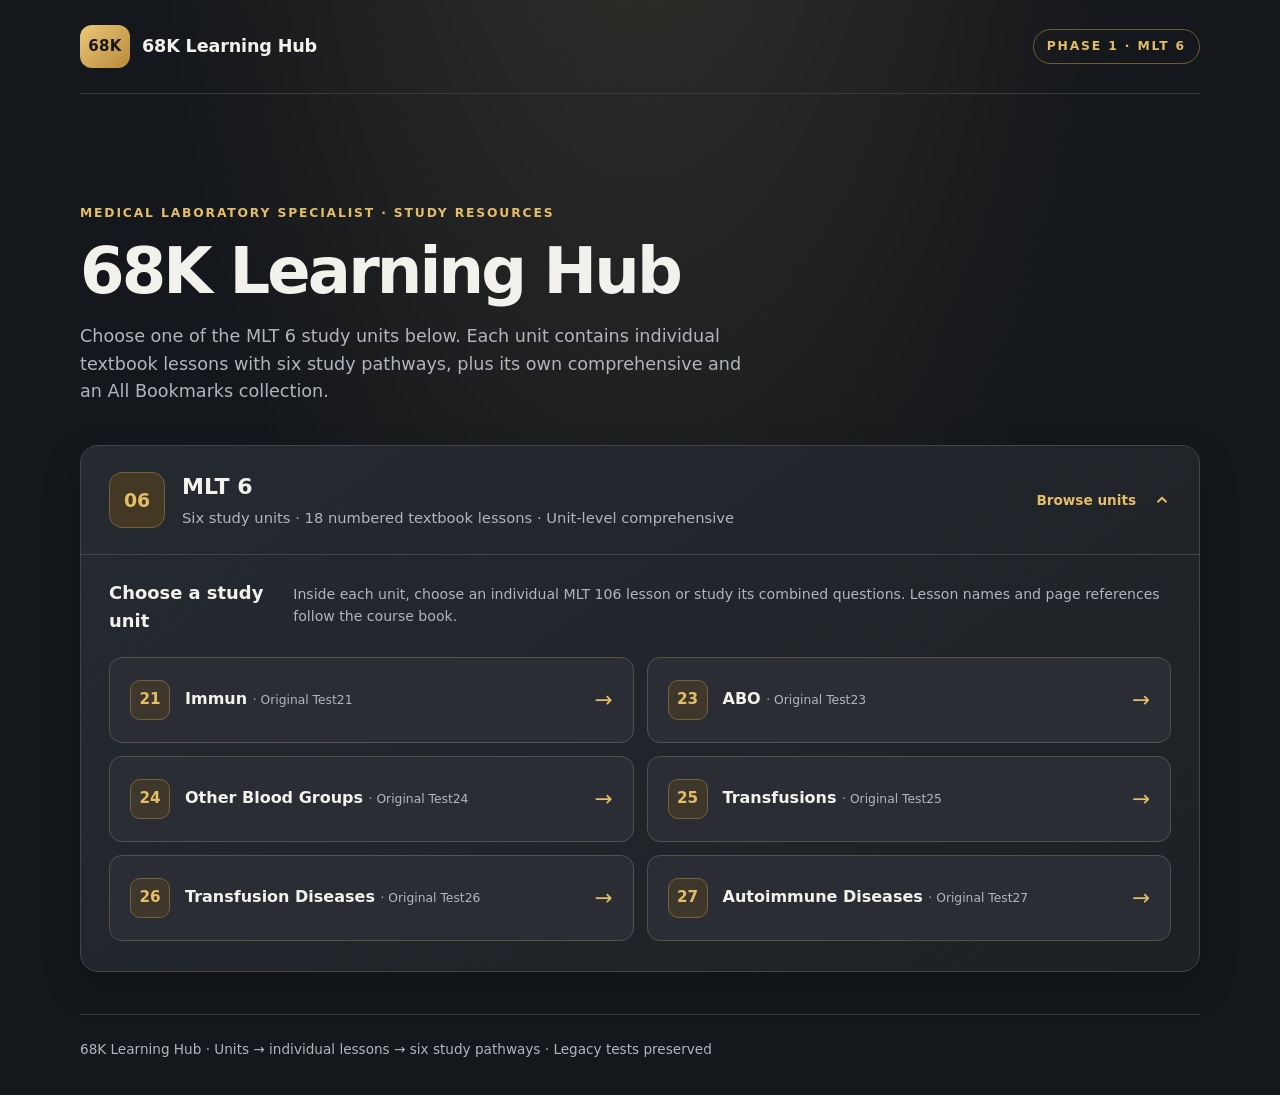
<file: index.html>
<!DOCTYPE html>
<html lang="en">
<head>
  <meta charset="UTF-8">
  <meta name="viewport" content="width=device-width, initial-scale=1.0">
  <meta name="theme-color" content="#14171b">
  <meta name="description" content="68K Learning Hub: MLT 6 quizzes and study options.">
  <title>68K Learning Hub | MLT 6</title>
  <link rel="stylesheet" href="hub.css?v=units-v10">
</head>
<body>
  <a class="skip-link" href="#content">Skip to content</a>
  <header class="site-header wrap">
    <a href="index.html" class="brand-lockup" aria-label="68K Learning Hub home">
      <span class="brand-mark" aria-hidden="true">68K</span>
      <span class="brand-name">68K Learning Hub</span>
    </a>
    <span class="phase-tag">Phase 1 · MLT 6</span>
  </header>
  <main id="content" class="wrap">
    <section class="intro" aria-labelledby="page-title">
      <p class="eyebrow">Medical Laboratory Specialist · Study Resources</p>
      <h1 id="page-title">68K Learning Hub</h1>
      <p class="lead">Choose one of the MLT 6 study units below. Each unit contains individual textbook lessons with six study pathways, plus its own comprehensive and an All Bookmarks collection.</p>
    </section>
    <section class="module-section" aria-label="MLT units">
      <details id="mlt6" class="module-card" open>
        <summary class="module-summary">
          <span class="module-icon" aria-hidden="true">06</span>
          <span class="module-summary-copy">
            <span class="module-name">MLT 6</span>
            <span class="module-desc">Six study units · 18 numbered textbook lessons · Unit-level comprehensive</span>
          </span>
          <span class="summary-action">Browse units</span>
          <svg class="chevron" viewBox="0 0 24 24" fill="none" stroke-width="2.5" aria-hidden="true">
            <path d="m6 9 6 6 6-6" />
          </svg>
        </summary>
        <div class="module-content">
          <div class="section-heading">
            <h2>Choose a study unit</h2>
            <p>Inside each unit, choose an individual MLT 106 lesson or study its combined questions. Lesson names and page references follow the course book.</p>
          </div>
          <nav class="test-grid" aria-label="MLT 6 study units">
            <a class="test-link" href="mlt6/study.html?unit=21">
              <span class="test-number" aria-hidden="true">21</span>
              <span class="test-name">Immun <small class="muted">· Original Test21</small></span>
              <span class="arrow" aria-hidden="true">→</span>
            </a>
            <a class="test-link" href="mlt6/study.html?unit=23">
              <span class="test-number" aria-hidden="true">23</span>
              <span class="test-name">ABO <small class="muted">· Original Test23</small></span>
              <span class="arrow" aria-hidden="true">→</span>
            </a>
            <a class="test-link" href="mlt6/study.html?unit=24">
              <span class="test-number" aria-hidden="true">24</span>
              <span class="test-name">Other Blood Groups <small class="muted">· Original Test24</small></span>
              <span class="arrow" aria-hidden="true">→</span>
            </a>
            <a class="test-link" href="mlt6/study.html?unit=25">
              <span class="test-number" aria-hidden="true">25</span>
              <span class="test-name">Transfusions <small class="muted">· Original Test25</small></span>
              <span class="arrow" aria-hidden="true">→</span>
            </a>
            <a class="test-link" href="mlt6/study.html?unit=26">
              <span class="test-number" aria-hidden="true">26</span>
              <span class="test-name">Transfusion Diseases <small class="muted">· Original Test26</small></span>
              <span class="arrow" aria-hidden="true">→</span>
            </a>
            <a class="test-link" href="mlt6/study.html?unit=27">
              <span class="test-number" aria-hidden="true">27</span>
              <span class="test-name">Autoimmune Diseases <small class="muted">· Original Test27</small></span>
              <span class="arrow" aria-hidden="true">→</span>
            </a>
          </nav>
        </div>
      </details>
    </section>
  </main>
  <footer class="site-footer wrap">68K Learning Hub · Units → individual lessons → six study pathways · Legacy tests preserved</footer>
</body>
</html>
</file>
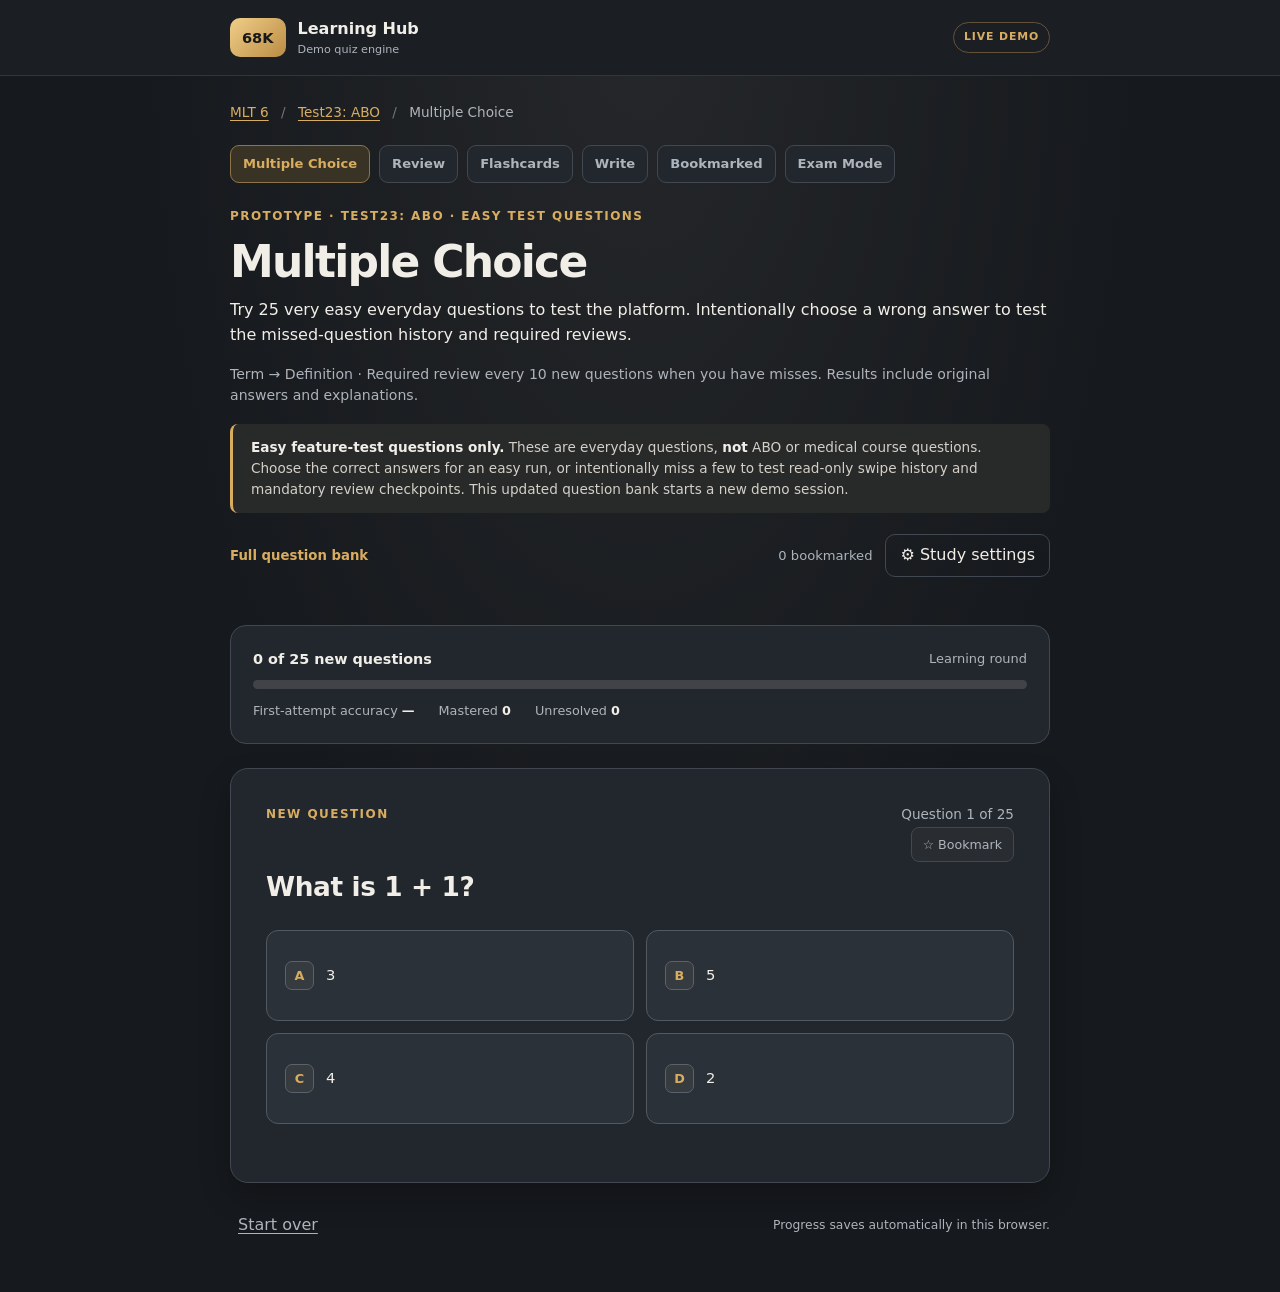
<file: mlt6/demo/index.html>
<!doctype html>
<html lang="en">
<head>
  <meta charset="utf-8">
  <meta name="viewport" content="width=device-width, initial-scale=1">
  <meta name="theme-color" content="#16191d">
  <title>MLT 6 | Easy Multiple Choice Feature Demo</title>
  <link rel="stylesheet" href="styles.css?v=progressive-v11">
</head>
<body>
  <header class="site-header">
    <div class="shell header-inner">
      <div class="brand"><a href="../../index.html" class="logo" aria-label="68K Learning Hub home">68K</a><span>Learning Hub <small>Demo quiz engine</small></span></div>
      <span class="demo-pill">LIVE DEMO</span>
    </div>
  </header>
  <main class="shell">
    <nav class="crumb" aria-label="Breadcrumb"><a href="../../index.html#mlt6">MLT 6</a> <span aria-hidden="true">/</span> <a href="../study.html?test=23">Test23: ABO</a> <span aria-hidden="true">/</span> Multiple Choice</nav>
    <nav class="quiz-path-links" aria-label="Switch study pathways">
      <span aria-current="page">Multiple Choice</span>
      <a href="modes.html?mode=review&v=progressive-v11">Review</a>
      <a href="modes.html?mode=flashcards&v=progressive-v11">Flashcards</a>
      <a href="modes.html?mode=write&v=progressive-v11">Write</a>
      <a href="modes.html?mode=bookmarked&v=progressive-v11">Bookmarked</a>
      <a href="exam.html?v=progressive-v11">Exam Mode</a>
    </nav>
    <section class="intro">
      <p class="eyebrow">Prototype · Test23: ABO · Easy test questions</p>
      <h1>Multiple Choice</h1>
      <p>Try 25 very easy everyday questions to test the platform. Intentionally choose a wrong answer to test the missed-question history and required reviews.</p>
      <p id="checkpoint-note" class="checkpoint-note">Required review every 10 new questions when you have misses.</p>
    </section>
    <aside class="notice" role="note"><strong>Easy feature-test questions only.</strong> These are everyday questions, <strong>not</strong> ABO or medical course questions. Choose the correct answers for an easy run, or intentionally miss a few to test read-only swipe history and mandatory review checkpoints. This updated question bank starts a new demo session.</aside>
    <div class="study-toolbar" aria-label="Study controls">
      <span class="session-mode" id="active-mode">Full question bank</span>
      <span class="bookmark-count" id="bookmark-count">0 bookmarked</span>
      <button type="button" id="settings" class="secondary settings-button">⚙ Study settings</button>
      <button type="button" id="return-full" class="secondary settings-button" hidden>← Return to full quiz</button>
    </div>
    <p id="settings-message" class="settings-notice" role="status" aria-live="polite"></p>
    <section class="scoreboard" aria-label="Quiz progress">
      <div class="progress-label"><strong id="progress-text">0 of 25 new questions</strong><span id="phase-status">Learning round</span></div>
      <div id="progress-track" class="progress-track" role="progressbar" aria-label="New questions completed" aria-valuemin="0" aria-valuemax="100" aria-valuenow="0"><div class="progress-fill" id="progress-fill"></div></div>
      <div class="metrics"><span>First-attempt accuracy <strong id="accuracy">—</strong></span><span>Mastered <strong id="mastered">0</strong></span><span>Unresolved <strong id="unresolved">0</strong></span></div>
    </section>
    <div id="app" aria-live="polite"></div>
    <div class="bottom-actions"><button type="button" id="restart" class="text-button">Start over</button><span id="storage-note" class="quiet">Progress saves automatically in this browser.</span></div>
  </main>
  <script src="../tests.js?v=progressive-v11"></script>
  <script src="../banks/approved-banks.js?v=lesson-release-v1"></script>
  <script src="../banks/bookmarks.js?v=progressive-v11"></script>
  <script src="banks/test23-demo.js?v=progressive-v11"></script>
  <script src="../banks/scope-loader.js?v=lesson-release-v1"></script>
  <script src="context-ui.js?v=lesson-release-v1"></script>
  <script src="quiz-core.js?v=lesson-release-v1"></script>
  <script src="quiz-ui.js?v=lesson-release-v1"></script>
</body>
</html>
</file>
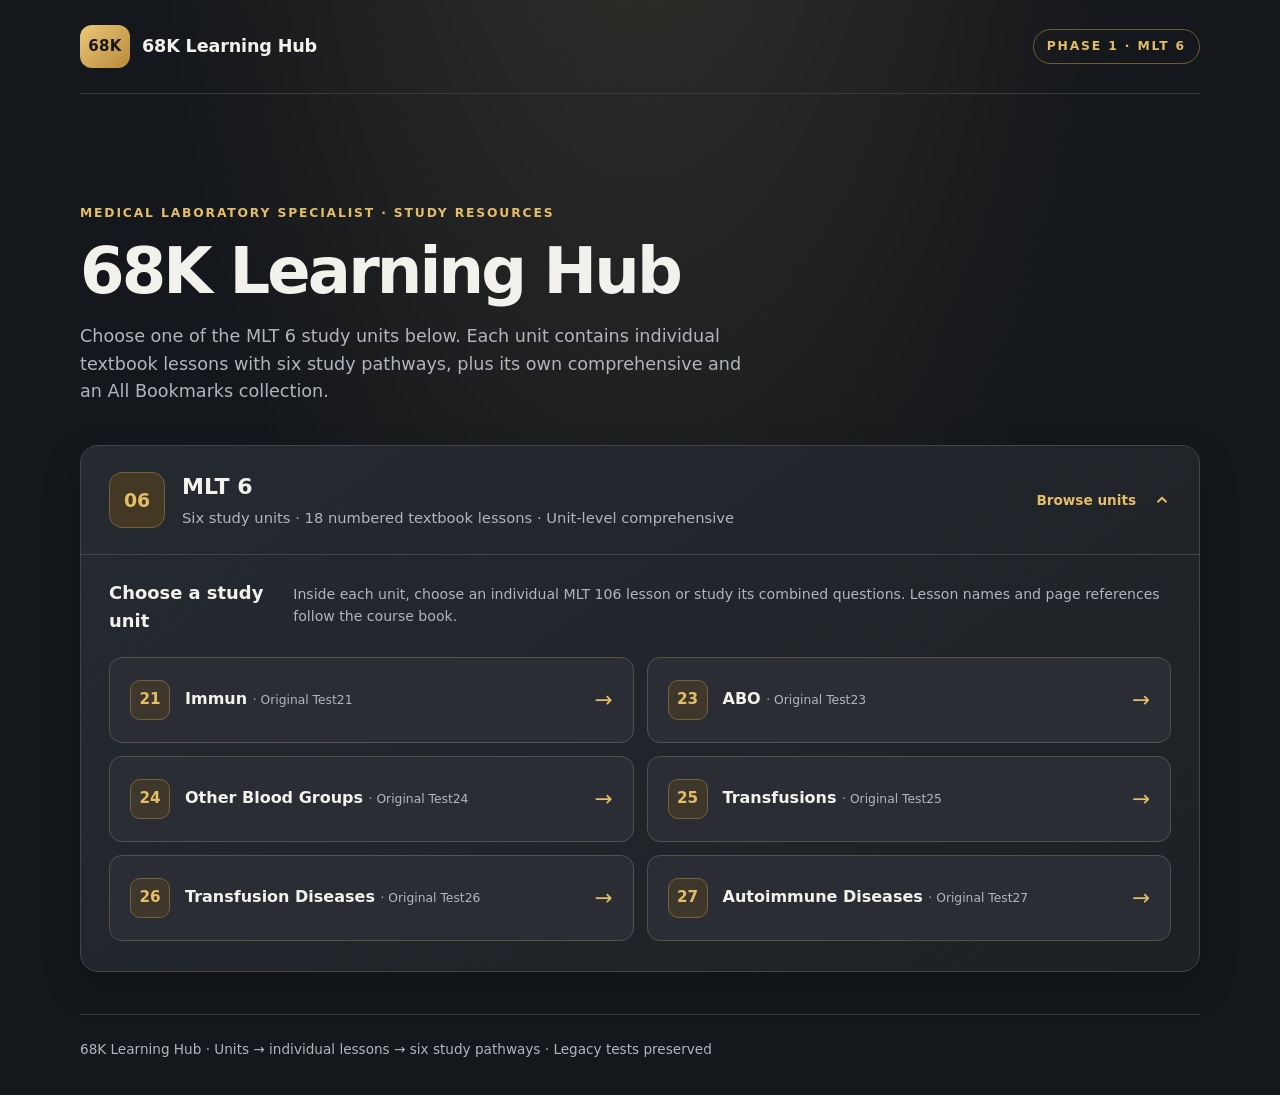
<file: navigation.html>
<!DOCTYPE html>
<html lang="en">
<head>
  <meta charset="UTF-8">
  <meta name="viewport" content="width=device-width, initial-scale=1.0">
  <title>68K Learning Hub — Redirect</title>
  <meta http-equiv="refresh" content="0; url=index.html">
  <script>window.location.replace("index.html");</script>
</head>
<body>
  <p>Continue to <a href="index.html">68K Learning Hub</a>.</p>
</body>
</html>
</file>
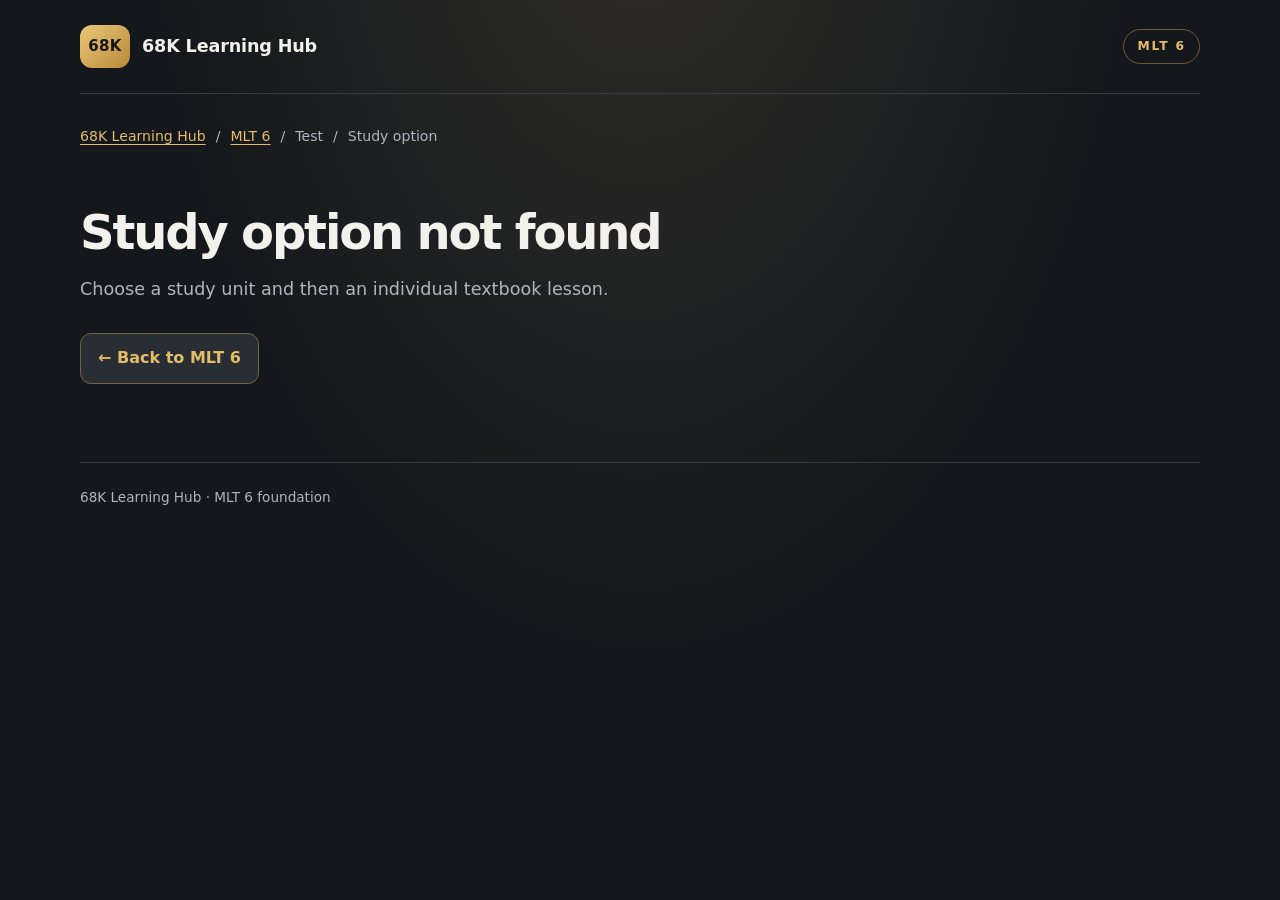
<file: mlt6/coming-soon.html>
<!DOCTYPE html>
<html lang="en">
<head>
  <meta charset="UTF-8">
  <meta name="viewport" content="width=device-width, initial-scale=1.0">
  <meta name="theme-color" content="#14171b">
  <title>Coming Soon | 68K Learning Hub</title>
  <link rel="stylesheet" href="../hub.css">
  <script src="tests.js?v=units-v10" defer></script>
  <script defer>
    document.addEventListener("DOMContentLoaded", function () {
      const params = new URLSearchParams(window.location.search);
      const id = params.get("test");
      const mode = params.get("mode");
      const test = Object.prototype.hasOwnProperty.call(window.MLT6_TESTS || {}, id)
        ? window.MLT6_TESTS[id] : null;
      const modeName = ({ review: "Review", flashcards: "Flashcards", write: "Write", bookmarked: "Bookmarked Questions", exam: "Exam Mode" })[mode] || null;
      if (!test || !modeName) {
        document.getElementById("invalid-selection").hidden = false;
        return;
      }
      document.title = modeName + " · " + (test.legacyLabel || test.title) + " | 68K Learning Hub";
      document.getElementById("test-breadcrumb").textContent = test.label;
      document.getElementById("mode-breadcrumb").textContent = modeName;
      document.getElementById("mode-name").textContent = modeName;
      document.getElementById("test-name").textContent = test.label;
      document.getElementById("back-to-test").href = "study.html?unit=" + encodeURIComponent(id);
      document.getElementById("placeholder-content").hidden = false;
    });
  </script>
</head>
<body>
  <a class="skip-link" href="#content">Skip to content</a>
  <header class="site-header wrap">
    <a href="../index.html" class="brand-lockup" aria-label="68K Learning Hub home">
      <span class="brand-mark" aria-hidden="true">68K</span>
      <span class="brand-name">68K Learning Hub</span>
    </a>
    <span class="phase-tag">MLT 6</span>
  </header>
  <main id="content" class="wrap">
    <nav class="breadcrumb" aria-label="Breadcrumb">
      <a href="../index.html">68K Learning Hub</a><span aria-hidden="true">/</span>
      <a href="../index.html#mlt6">MLT 6</a><span aria-hidden="true">/</span>
      <span id="test-breadcrumb">Test</span><span aria-hidden="true">/</span>
      <span id="mode-breadcrumb">Study option</span>
    </nav>
    <section id="placeholder-content" class="page-heading" hidden>
      <div class="surface-panel">
        <p id="mode-name" class="eyebrow">Study option</p>
        <h1>Coming Soon.</h1>
        <p><strong id="test-name"></strong></p>
        <p>This study pathway will be available once a verified question bank is added for this textbook lesson. Your original multiple-choice quiz remains accessible on the study-unit page.</p>
        <div class="page-actions">
          <a id="back-to-test" class="back-link" href="../index.html#mlt6">← Back to study unit</a>
          <a class="back-link" href="../index.html#mlt6">Back to MLT 6</a>
        </div>
      </div>
    </section>
    <section id="invalid-selection" class="page-heading" hidden>
      <h1>Study option not found</h1>
      <p class="lead">Choose a study unit and then an individual textbook lesson.</p>
      <div class="page-actions"><a class="back-link" href="../index.html#mlt6">← Back to MLT 6</a></div>
    </section>
    <noscript><p class="lead">Enable JavaScript to view this study-unit placeholder.</p></noscript>
  </main>
  <footer class="site-footer wrap">68K Learning Hub · MLT 6 foundation</footer>
</body>
</html>
</file>
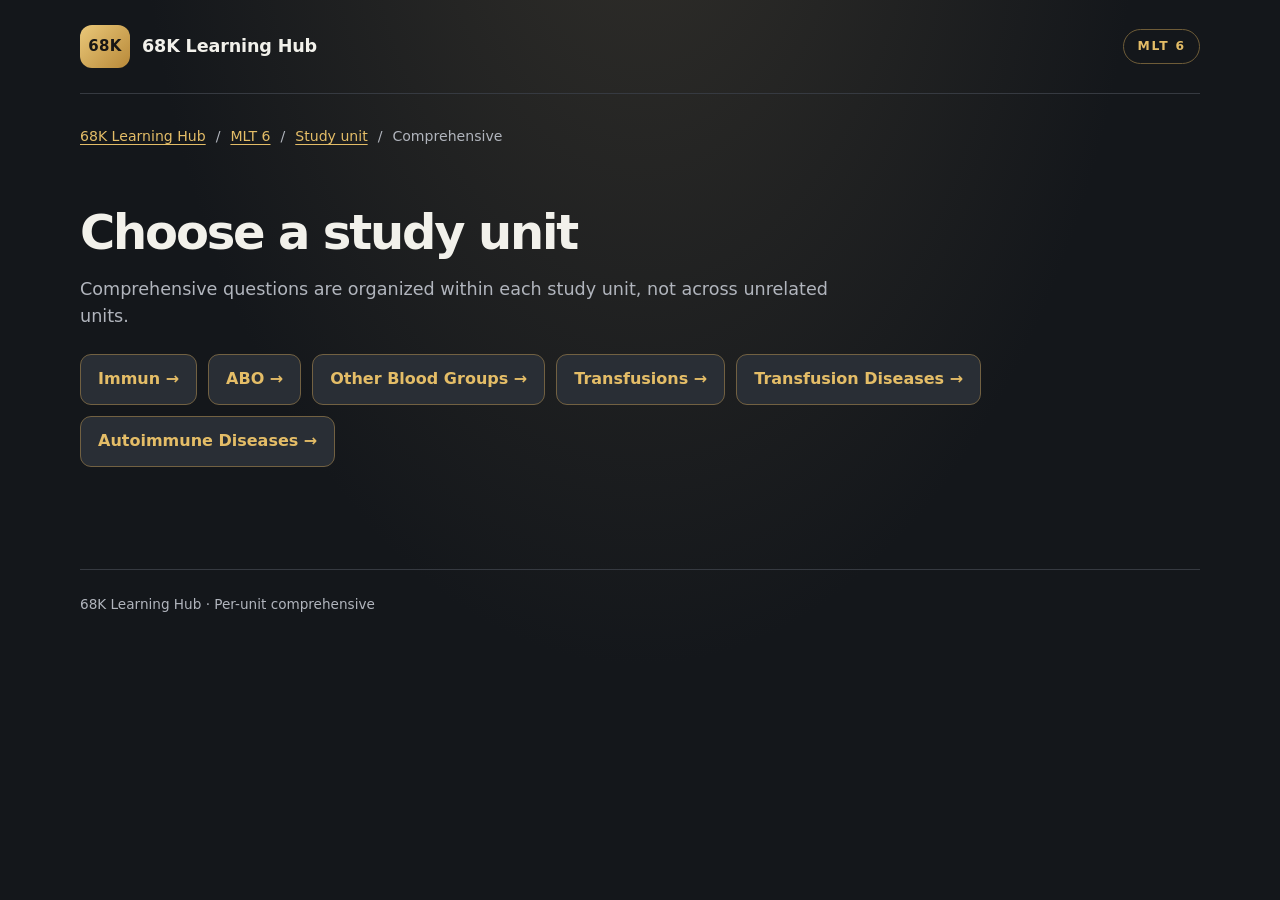
<file: mlt6/comprehensive.html>
<!doctype html>
<html lang="en">
<head>
  <meta charset="utf-8">
  <meta name="viewport" content="width=device-width, initial-scale=1">
  <meta name="theme-color" content="#14171b">
  <title>Unit Comprehensive | 68K Learning Hub</title>
  <link rel="stylesheet" href="../hub.css?v=progressive-v11">
  <script src="tests.js?v=progressive-v11" defer></script>
  <script src="banks/approved-banks.js?v=lesson-release-v1" defer></script>
  <script src="banks/bookmarks.js?v=progressive-v11" defer></script>
  <script src="banks/scope-loader.js?v=lesson-release-v1" defer></script>
  <script defer>
    document.addEventListener('DOMContentLoaded', function () {
      const unitId = new URLSearchParams(location.search).get('unit');
      const units = window.MLT6_UNITS || {};
      const unit = units[unitId];
      const root = document.getElementById('content-panel');
      const crumb = document.getElementById('unit-breadcrumb');
      function el(tag, css, text) {
        const e = document.createElement(tag);
        if (css) e.className = css;
        if (text !== undefined) e.textContent = text;
        return e;
      }
      function link(label, href, css) {
        const a = el('a', css, label); a.href = href; return a;
      }
      if (!unit || !window.MLT6Library) {
        root.append(el('h1', '', 'Choose a study unit'));
        root.append(el('p', 'lead',
          'Comprehensive questions are organized within each study unit, not across unrelated units.'));
        const grid = el('div', 'unit-selector-grid');
        for (const id of window.MLT6_UNIT_ORDER || []) {
          grid.append(link(units[id].title + ' →', 'study.html?unit=' + encodeURIComponent(id), 'back-link'));
        }
        root.append(grid);
        return;
      }
      crumb.textContent = unit.title;
      crumb.href = 'study.html?unit=' + encodeURIComponent(unitId);
      document.title = unit.title + ' Comprehensive | 68K Learning Hub';
      const data = window.MLT6Library.aggregate(unitId);
      root.append(el('p', 'eyebrow', 'MLT 106 · Unit comprehensive'));
      root.append(el('h1', '', unit.title + ' Comprehensive'));
      root.append(el('p', 'lead',
        'Comprehensive is always available. It includes currently approved questions from this unit’s lessons in original source order, with no duplicates, and grows as new lessons are added. Shuffle remains optional.'));
      const status = el('section', 'surface-panel comprehensive-status');
      status.append(el('h2', '', 'Lesson readiness'));
      const msg = el('p', 'readiness-text',
        data.questionCount + ' unique approved questions currently available from ' +
        data.valid.length + ' of ' + unit.lessons.length + ' textbook lessons. ' +
        (data.questionCount ?
          'You can study these now; new lesson questions join automatically.' :
          'Comprehensive is open now. Questions will appear when the first lesson bank is approved.'));
      msg.setAttribute('role', 'status');status.append(msg);
      const list = el('ul', 'chapter-readiness');
      for (const lesson of unit.lessons) {
        const ready = data.valid.includes(lesson.id);
        list.append(el('li', ready ? 'chapter-ready' : 'chapter-pending',
          'Lesson ' + lesson.id + ': ' + lesson.title + ' — ' +
          (ready ? 'Verified' : data.invalid.includes(lesson.id) ? 'Needs correction' : 'Awaiting questions')));
      }
      status.append(list);
      root.append(status);
      root.append(el('h2', 'section-title', 'Study pathways'));
      const grid = el('div', 'mode-grid');
      const qs = '&unit=' + encodeURIComponent(unitId) + '&bank=unit&v=progressive-v11';
      const links = [
        ['Multiple Choice', 'Instant answers and required reviews.', 'demo/index.html?v=progressive-v11&unit=' + encodeURIComponent(unitId) + '&bank=unit'],
        ['Exam Mode', 'No answers until submission.', 'demo/exam.html?v=progressive-v11&unit=' + encodeURIComponent(unitId) + '&bank=unit'],
        ['Review', 'Read answers and source explanations.', 'demo/modes.html?mode=review' + qs],
        ['Flashcards', 'Flip cards from every lesson.', 'demo/modes.html?mode=flashcards' + qs],
        ['Write', 'Practice recall and self-assessment.', 'demo/modes.html?mode=write' + qs],
        ['Bookmarked Questions', 'Review bookmarked questions within the comprehensive.', 'demo/modes.html?mode=bookmarked' + qs]
      ];
      links.forEach(([title,description,url],i) => {
        const card = link('', url, 'mode-card');
        const copy = el('span');
        copy.append(el('span','mode-title',title),el('span','mode-desc',description));
        card.append(el('span','mode-icon',String(i+1).padStart(2,'0')),copy,
          el('span','mode-action',data.questionCount ?
            'Open pathway →' : 'Open pathway · No questions yet →'));
        grid.append(card);
      });
      root.append(grid);
      const actions = el('div','page-actions');
      actions.append(link('← Back to ' + unit.title + ' lessons', 'study.html?unit=' + encodeURIComponent(unitId), 'back-link'));
      actions.append(link('All Bookmarks (' + data.bookmarkedCount + ') →',
        'demo/modes.html?mode=bookmarked&unit=' + encodeURIComponent(unitId) + '&bank=bookmarks&v=progressive-v11',
        'back-link'));
      root.append(actions);
    });
  </script>
</head>
<body>
  <a class="skip-link" href="#content">Skip to content</a>
  <header class="site-header wrap">
    <a href="../index.html" class="brand-lockup" aria-label="68K Learning Hub home">
      <span class="brand-mark" aria-hidden="true">68K</span>
      <span class="brand-name">68K Learning Hub</span>
    </a>
    <span class="phase-tag">MLT 6</span>
  </header>
  <main id="content" class="wrap">
    <nav class="breadcrumb" aria-label="Breadcrumb">
      <a href="../index.html">68K Learning Hub</a><span aria-hidden="true">/</span>
      <a href="../index.html#mlt6">MLT 6</a><span aria-hidden="true">/</span>
      <a id="unit-breadcrumb" href="../index.html#mlt6">Study unit</a><span aria-hidden="true">/</span>
      <span>Comprehensive</span>
    </nav>
    <section id="content-panel" class="page-heading comprehensive-page"></section>
    <noscript><p class="lead">JavaScript is needed to check comprehensive lesson readiness.</p></noscript>
  </main>
  <footer class="site-footer wrap">68K Learning Hub · Per-unit comprehensive</footer>
</body>
</html>
</file>
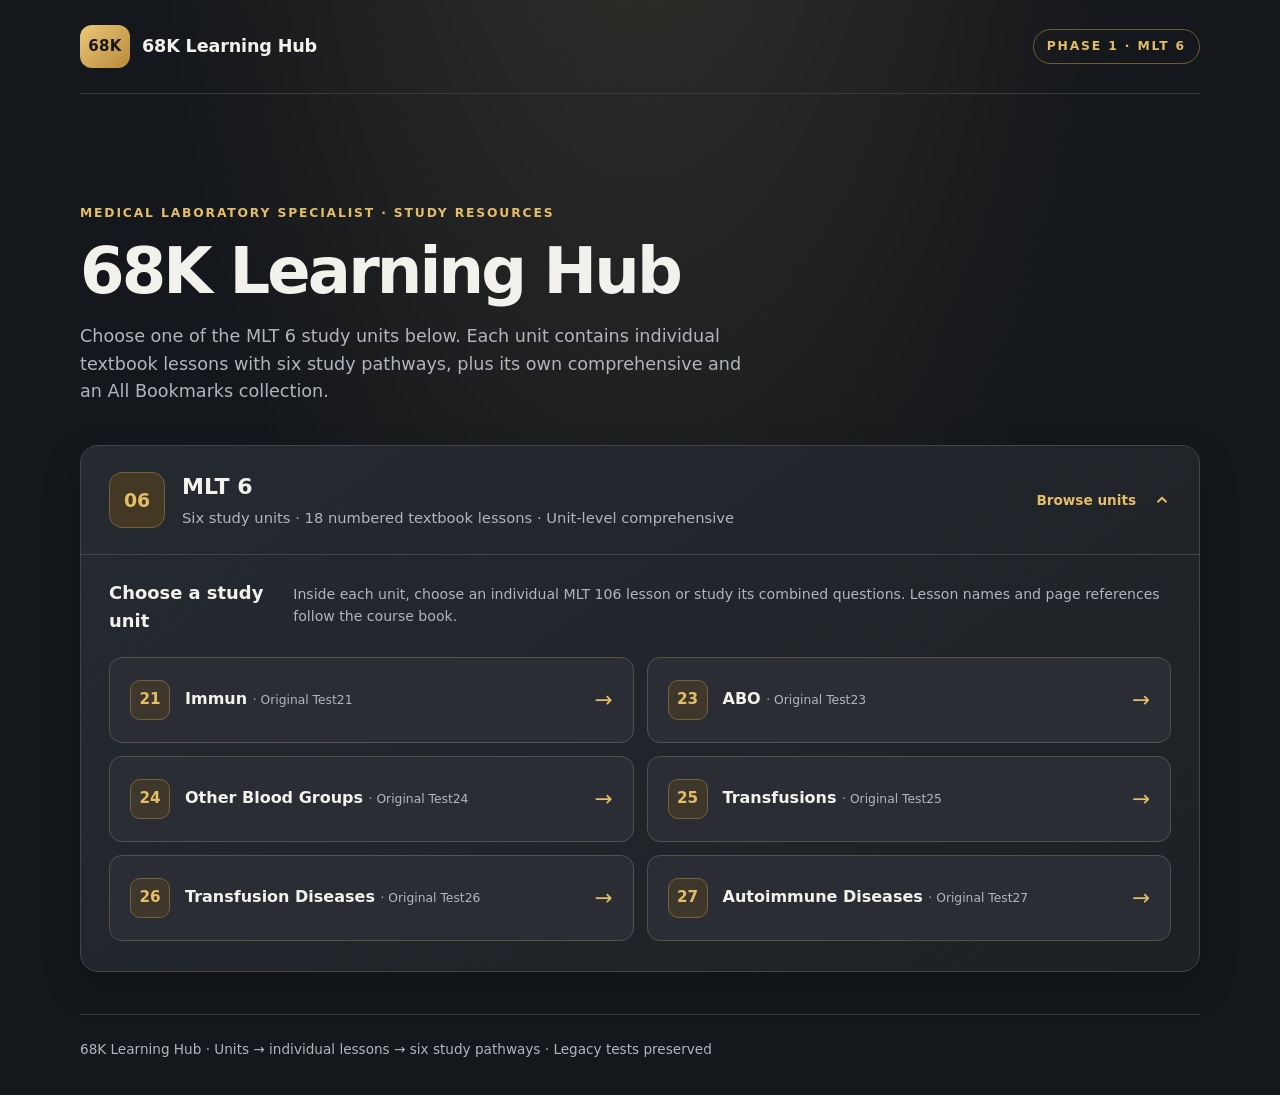
<file: OldTests/navigation.html>
<!DOCTYPE html>
<html lang="en">
<head>
  <meta charset="UTF-8">
  <meta name="viewport" content="width=device-width, initial-scale=1.0">
  <title>68K Learning Hub — Redirect</title>
  <meta http-equiv="refresh" content="0; url=../index.html">
  <script>window.location.replace("../index.html");</script>
</head>
<body>
  <p>Return to <a href="../index.html">68K Learning Hub</a>.</p>
</body>
</html>
</file>
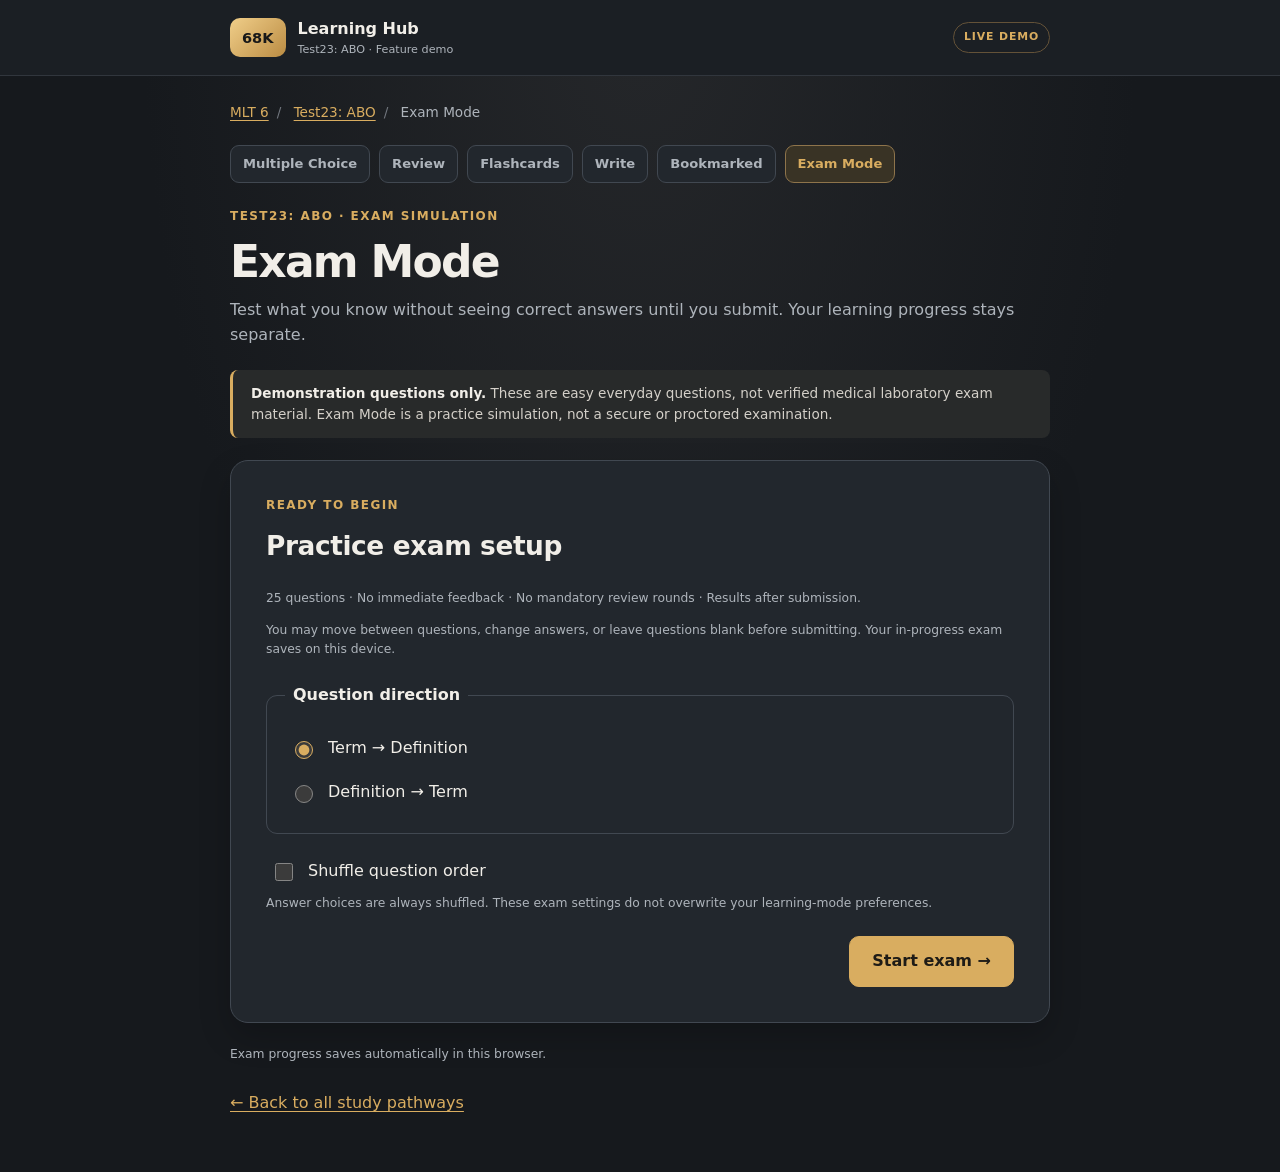
<file: mlt6/demo/exam.html>
<!doctype html>
<html lang="en">
<head>
  <meta charset="utf-8">
  <meta name="viewport" content="width=device-width, initial-scale=1">
  <meta name="theme-color" content="#16191d">
  <title>Exam Mode | 68K Learning Hub</title>
  <link rel="stylesheet" href="styles.css?v=progressive-v11">
  <link rel="stylesheet" href="modes.css?v=progressive-v11">
  <link rel="stylesheet" href="exam.css?v=progressive-v11">
</head>
<body>
  <a class="skip-to" href="#exam-root">Skip to exam</a>
  <header class="site-header">
    <div class="shell header-inner">
      <div class="brand"><a href="../../index.html" class="logo" aria-label="68K Learning Hub home">68K</a><span>Learning Hub <small>Test23: ABO · Feature demo</small></span></div>
      <span class="demo-pill">LIVE DEMO</span>
    </div>
  </header>
  <main class="shell">
    <nav class="crumb" aria-label="Breadcrumb">
      <a href="../../index.html#mlt6">MLT 6</a><span aria-hidden="true">/</span>
      <a href="../study.html?test=23">Test23: ABO</a><span aria-hidden="true">/</span> Exam Mode
    </nav>
    <nav class="quiz-path-links" aria-label="Switch study pathways">
      <a href="index.html?v=progressive-v11">Multiple Choice</a>
      <a href="modes.html?mode=review&v=progressive-v11">Review</a>
      <a href="modes.html?mode=flashcards&v=progressive-v11">Flashcards</a>
      <a href="modes.html?mode=write&v=progressive-v11">Write</a>
      <a href="modes.html?mode=bookmarked&v=progressive-v11">Bookmarked</a>
      <span aria-current="page">Exam Mode</span>
    </nav>
    <section class="intro exam-intro">
      <p class="eyebrow">Test23: ABO · Exam simulation</p>
      <h1>Exam Mode</h1>
      <p>Test what you know without seeing correct answers until you submit. Your learning progress stays separate.</p>
    </section>
    <aside class="notice" role="note"><strong>Demonstration questions only.</strong> These are easy everyday questions, not verified medical laboratory exam material. Exam Mode is a practice simulation, not a secure or proctored examination.</aside>
    <div id="exam-root" aria-live="polite"></div>
    <p class="quiet" id="exam-storage" role="status">Exam progress saves automatically in this browser.</p>
    <p class="mode-footer"><a href="../study.html?test=23">← Back to all study pathways</a></p>
  </main>
  <script src="../tests.js?v=progressive-v11"></script>
  <script src="../banks/approved-banks.js?v=lesson-release-v1"></script>
  <script src="../banks/bookmarks.js?v=progressive-v11"></script>
  <script src="banks/test23-demo.js?v=progressive-v11"></script>
  <script src="../banks/scope-loader.js?v=lesson-release-v1"></script>
  <script src="context-ui.js?v=lesson-release-v1"></script>
  <script src="quiz-core.js?v=lesson-release-v1"></script>
  <script src="exam-core.js?v=progressive-v11"></script>
  <script src="exam-ui.js?v=lesson-release-v1"></script>
</body>
</html>
</file>
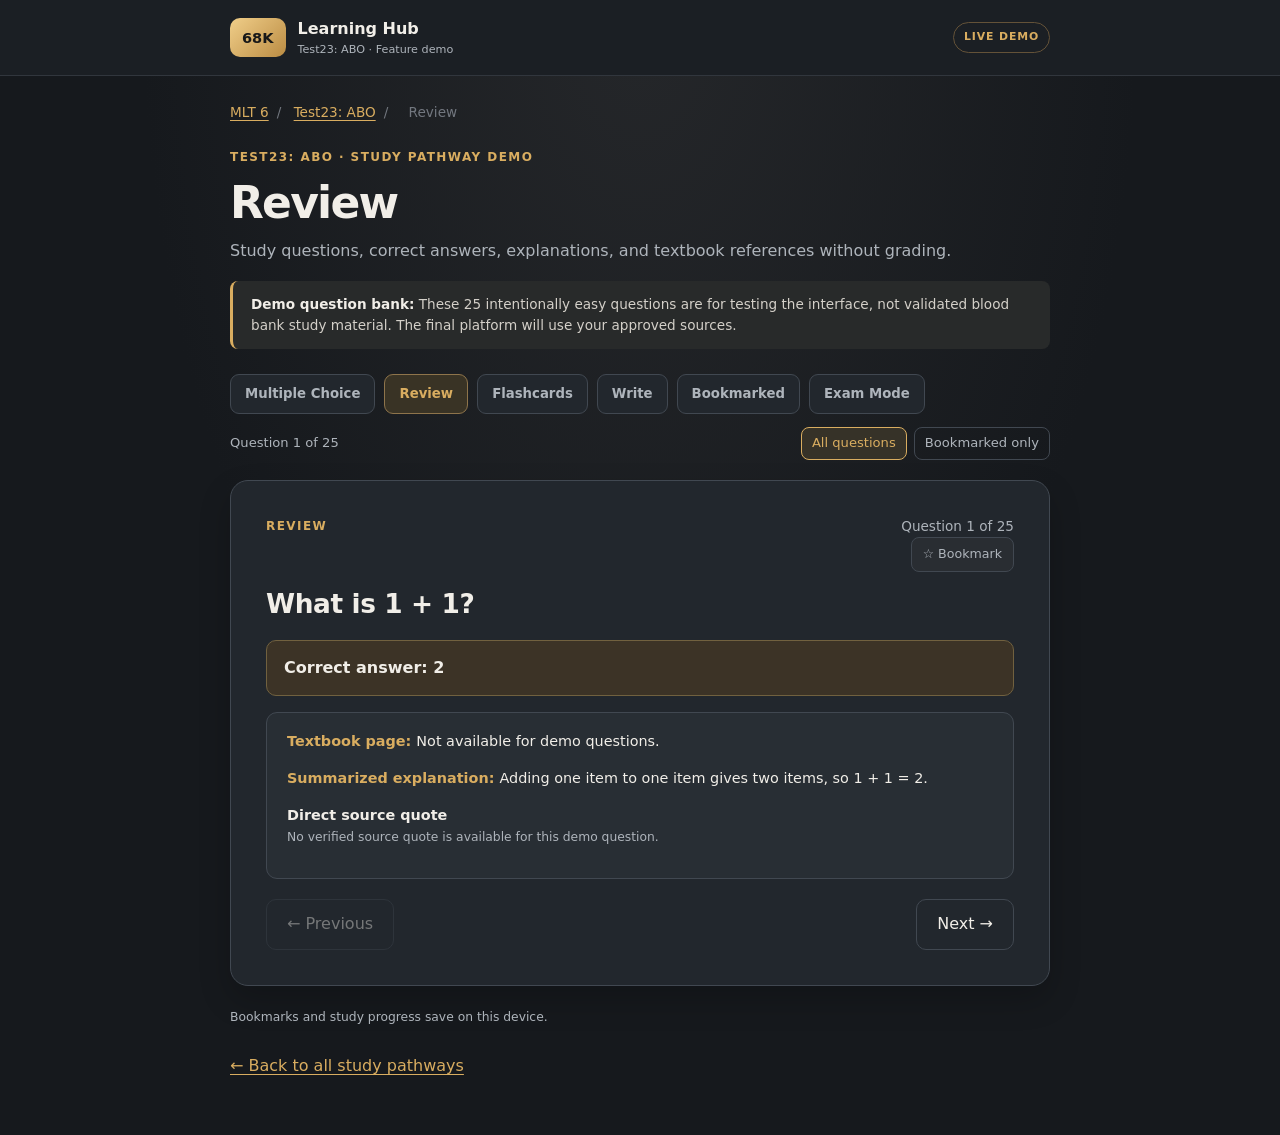
<file: mlt6/demo/modes.html>
<!doctype html>
<html lang="en">
<head>
  <meta charset="utf-8">
  <meta name="viewport" content="width=device-width, initial-scale=1">
  <meta name="theme-color" content="#16191d">
  <title>Study pathways | 68K Learning Hub</title>
  <link rel="stylesheet" href="styles.css?v=progressive-v11">
  <link rel="stylesheet" href="modes.css?v=progressive-v11">
</head>
<body>
  <a class="skip-to" href="#mode-root">Skip to study content</a>
  <header class="site-header">
    <div class="shell header-inner">
      <div class="brand"><a href="../../index.html" class="logo" aria-label="68K Learning Hub home">68K</a><span>Learning Hub <small>Test23: ABO · Feature demo</small></span></div>
      <span class="demo-pill">LIVE DEMO</span>
    </div>
  </header>
  <main class="shell">
    <nav class="crumb" aria-label="Breadcrumb">
      <a href="../../index.html#mlt6">MLT 6</a><span aria-hidden="true">/</span>
      <a href="../study.html?test=23">Test23: ABO</a><span aria-hidden="true">/</span>
      <span id="crumb-mode">Study mode</span>
    </nav>
    <section class="intro">
      <p class="eyebrow">Test23: ABO · Study pathway demo</p>
      <h1 id="mode-title">Study pathways</h1>
      <p id="mode-description">Choose a way to work with your questions.</p>
    </section>
    <aside class="notice" role="note"><strong>Demo question bank:</strong> These 25 intentionally easy questions are for testing the interface, not validated blood bank study material. The final platform will use your approved sources.</aside>
    <nav class="study-tabs" aria-label="Switch study modes">
      <a href="index.html?v=progressive-v11" id="tab-multiple-choice">Multiple Choice</a>
      <a href="modes.html?mode=review&v=progressive-v11" id="tab-review">Review</a>
      <a href="modes.html?mode=flashcards&v=progressive-v11" id="tab-flashcards">Flashcards</a>
      <a href="modes.html?mode=write&v=progressive-v11" id="tab-write">Write</a>
      <a href="modes.html?mode=bookmarked&v=progressive-v11" id="tab-bookmarked">Bookmarked</a>
      <a href="exam.html?v=progressive-v11" id="tab-exam">Exam Mode</a>
    </nav>
    <div class="mode-status-line">
      <span id="mode-status" role="status" aria-live="polite"></span>
      <div id="scope-actions" class="scope-actions"></div>
      <button id="direction-settings" type="button" class="secondary direction-settings" hidden>Study settings</button>
    </div>
    <div id="mode-root" aria-live="polite"></div>
    <p id="mode-storage-note" class="quiet">Bookmarks and study progress save on this device.</p>
    <p class="mode-footer"><a href="../study.html?test=23">← Back to all study pathways</a></p>
  </main>
  <script src="../tests.js?v=progressive-v11"></script>
  <script src="../banks/approved-banks.js?v=lesson-release-v1"></script>
  <script src="../banks/bookmarks.js?v=progressive-v11"></script>
  <script src="banks/test23-demo.js?v=progressive-v11"></script>
  <script src="../banks/scope-loader.js?v=lesson-release-v1"></script>
  <script src="context-ui.js?v=lesson-release-v1"></script>
  <script src="quiz-core.js?v=lesson-release-v1"></script>
  <script src="modes-ui.js?v=lesson-release-v1"></script>
</body>
</html>
</file>
<file: hub.css>
:root {
  color-scheme: dark;
  --background: #14171b;
  --surface: #20242a;
  --surface-raised: #292e35;
  --line: #41454a;
  --text: #f2f1eb;
  --muted: #b1b5bd;
  --gold: #e4bd67;
  --gold-deep: #9b732c;
  --focus: #f5d994;
  --radius: 18px;
}
* { box-sizing: border-box; }
html { scroll-behavior: smooth; }
body {
  margin: 0;
  min-height: 100vh;
  background: radial-gradient(ellipse at 50% -25%, #32302b 0%, transparent 56%), var(--background);
  color: var(--text);
  font: 16px/1.55 system-ui, -apple-system, BlinkMacSystemFont, "Segoe UI", sans-serif;
}
[hidden] { display: none !important; }
a { color: inherit; }
a:focus-visible, summary:focus-visible {
  outline: 3px solid var(--focus);
  outline-offset: 4px;
}
.skip-link {
  position: absolute;
  top: -100px;
  left: 16px;
  padding: 12px 16px;
  border-radius: 8px;
  background: var(--gold);
  color: #15171b;
  z-index: 10;
}
.skip-link:focus { top: 12px; }
.wrap { width: min(1120px, calc(100% - 40px)); margin-inline: auto; }
.site-header {
  display: flex;
  justify-content: space-between;
  align-items: center;
  gap: 20px;
  padding-block: 25px;
  border-bottom: 1px solid #363a41;
}
.brand-lockup {
  display: inline-flex;
  gap: 12px;
  align-items: center;
  text-decoration: none;
  font-weight: 750;
  letter-spacing: -.01em;
}
.brand-mark {
  display: grid;
  place-items: center;
  width: 50px;
  height: 43px;
  border-radius: 12px;
  background: linear-gradient(135deg, #eac879, #b88939);
  color: #171615;
  font-size: 15px;
  letter-spacing: .02em;
}
.brand-name { font-size: 1.1rem; }
.phase-tag, .eyebrow, .overline {
  color: var(--gold);
  font-size: .77rem;
  letter-spacing: .15em;
  font-weight: 750;
  text-transform: uppercase;
}
.phase-tag {
  padding: 7px 13px;
  border: 1px solid #6e5c38;
  border-radius: 999px;
  text-align: center;
}
main { padding-bottom: 42px; }
.intro { max-width: 680px; padding-block: clamp(48px, 9vw, 98px) 40px; }
.intro h1, .page-heading h1 {
  font-size: clamp(2.2rem, 6vw, 4rem);
  line-height: 1.12;
  letter-spacing: -.045em;
  margin: 12px 0 16px;
}
.lead { font-size: 1.1rem; color: var(--muted); margin: 0; }
.module-card, .surface-panel {
  border: 1px solid var(--line);
  background: linear-gradient(145deg, #252a30, #1d2126);
  border-radius: var(--radius);
  box-shadow: 0 16px 40px rgba(0,0,0,.18);
}
.module-card { overflow: hidden; }
.module-summary {
  display: flex;
  align-items: center;
  gap: 17px;
  padding: 24px 28px;
  list-style: none;
  cursor: pointer;
}
.module-summary::-webkit-details-marker { display: none; }
.module-summary:hover { background: rgba(255,255,255,.035); }
.module-icon {
  display: grid;
  place-items: center;
  background: #423823;
  border: 1px solid #76603a;
  border-radius: 13px;
  color: var(--gold);
  width: 56px;
  height: 56px;
  flex: 0 0 auto;
  font-weight: 800;
  font-size: 1.18rem;
}
.module-summary-copy { display: grid; gap: 3px; flex: 1; min-width: 0; }
.module-name { font-size: 1.38rem; font-weight: 770; }
.muted, .module-desc { color: var(--muted); }
.module-desc { font-size: .92rem; }
.summary-action { font-size: .85rem; color: var(--gold); font-weight: 650; }
.chevron { width: 18px; height: 18px; stroke: var(--gold); transition: transform .2s ease; }
details[open] .chevron { transform: rotate(180deg); }
.module-content {
  padding: 24px 28px 30px;
  border-top: 1px solid var(--line);
}
.section-heading { display: flex; align-items: baseline; justify-content: space-between; gap: 14px; margin-bottom: 22px; }
.section-heading h2 { font-size: 1.12rem; margin: 0; }
.section-heading p { margin: 0; color: var(--muted); font-size: .88rem; }
.test-grid { display: grid; grid-template-columns: repeat(2, minmax(0, 1fr)); gap: 13px; }
.test-link {
  display: flex;
  gap: 15px;
  align-items: center;
  min-height: 86px;
  padding: 18px 20px;
  border: 1px solid #55504a;
  border-radius: 13px;
  background: #2a2e34;
  text-decoration: none;
  transition: border-color .15s, background .15s, transform .15s;
}
.test-link:hover, .mode-card:hover, .back-link:hover {
  border-color: var(--gold);
  background: #333237;
  transform: translateY(-2px);
}
.test-number {
  display: grid;
  place-items: center;
  width: 40px;
  height: 40px;
  flex: 0 0 auto;
  color: var(--gold);
  background: #3e382c;
  border: 1px solid #76613c;
  border-radius: 10px;
  font-size: .95rem;
  font-weight: 750;
}
.test-name { flex: 1; font-weight: 650; }
.arrow { color: var(--gold); font-size: 1.35rem; line-height: 1; }
.breadcrumb {
  display: flex;
  gap: 10px;
  align-items: center;
  flex-wrap: wrap;
  padding-top: 32px;
  font-size: .88rem;
  color: var(--muted);
}
.breadcrumb a { color: var(--gold); text-underline-offset: 3px; }
.page-heading { max-width: 730px; padding-block: 46px 36px; }
.page-heading h1 { font-size: clamp(2rem, 5vw, 3rem); }
.mode-grid { display: grid; grid-template-columns: repeat(3, minmax(0, 1fr)); gap: 16px; }
.mode-card {
  display: flex;
  flex-direction: column;
  min-height: 216px;
  gap: 17px;
  padding: 25px;
  border: 1px solid var(--line);
  border-radius: var(--radius);
  text-decoration: none;
  background: var(--surface);
  transition: border-color .15s, background .15s, transform .15s;
}
.mode-card:nth-child(1) { border-top: 3px solid var(--gold); }
.mode-card:nth-child(2) { border-top: 3px solid #9eb7d1; }
.mode-card:nth-child(3) { border-top: 3px solid #b3a5da; }
.mode-icon {
  display: grid;
  place-items: center;
  width: 46px;
  height: 46px;
  border: 1px solid var(--line);
  border-radius: 12px;
  background: var(--surface-raised);
  color: var(--gold);
  font-weight: 800;
}
.mode-title { display: block; font-size: 1.23rem; font-weight: 720; line-height: 1.2; }
.mode-desc { margin-top: 8px; display: block; color: var(--muted); font-size: .92rem; }
.mode-action { margin-top: auto; color: var(--gold); font-weight: 650; font-size: .9rem; }
.surface-panel { padding: clamp(26px, 6vw, 56px); max-width: 760px; }
.surface-panel h1 { font-size: clamp(2rem, 5vw, 3.2rem); line-height: 1.1; margin: 10px 0 15px; }
.surface-panel p { color: var(--muted); }
.back-link {
  display: inline-flex;
  gap: 10px;
  align-items: center;
  padding: 12px 17px;
  background: var(--surface-raised);
  border: 1px solid #726142;
  border-radius: 11px;
  color: var(--gold);
  text-decoration: none;
  font-weight: 650;
  transition: border-color .15s, background .15s, transform .15s;
}
.page-actions { display: flex; flex-wrap: wrap; gap: 13px; margin-top: 30px; }
.site-footer { border-top: 1px solid #363a41; padding-block: 24px 35px; color: var(--muted); font-size: .85rem; }
@media (max-width: 800px) {
  .mode-grid { grid-template-columns: 1fr; }
  .mode-card { min-height: 160px; }
  .test-grid { grid-template-columns: 1fr; }
}
@media (max-width: 520px) {
  .wrap { width: min(100% - 28px, 1120px); }
  .site-header { padding-block: 17px; }
  .brand-mark { width: 44px; height: 40px; }
  .brand-name { font-size: .98rem; }
  .phase-tag { font-size: .65rem; padding: 6px 9px; letter-spacing: .06em; }
  .module-summary { padding: 18px 16px; gap: 12px; }
  .module-icon { height: 48px; width: 48px; }
  .module-name { font-size: 1.16rem; }
  .summary-action { display: none; }
  .module-content { padding: 20px 16px 23px; }
  .section-heading { display: block; }
  .section-heading p { margin-top: 5px; }
  .test-link { padding: 14px; }
  .intro { padding-top: 50px; }
}
@media (prefers-reduced-motion: reduce) {
  *, *::before, *::after { scroll-behavior: auto !important; transition: none !important; }
}

/* Six quiet, responsive pathways; no rainbow-colored mode tiles. */
.mode-grid { grid-template-columns: repeat(2,minmax(0,1fr)); }
.mode-card { min-height: 182px; border-top: 2px solid var(--line); }
.mode-card:nth-child(1),.mode-card:nth-child(2),.mode-card:nth-child(3),.mode-card:nth-child(4),.mode-card:nth-child(5),.mode-card:nth-child(6) { border-top: 2px solid #886f48; }
.mode-card-wide { grid-column: 1 / -1; min-height: 125px; }
@media(max-width:800px){ .mode-grid { grid-template-columns: 1fr; }.mode-card-wide { grid-column: auto; } }

/* Unit chapter navigation and optional, derived all-chapters comprehensive. */
.test-name small{display:inline;font-size:.77rem;font-weight:450;white-space:normal}
.unit-comprehensive-panel{display:flex;gap:24px;justify-content:space-between;align-items:center;flex-wrap:wrap;margin-top:25px;padding:24px;border:1px solid #74613e;border-radius:15px;background:#292a29}
.unit-comprehensive-copy{flex:1 1 340px;max-width:650px}
.unit-comprehensive-copy .eyebrow{margin:0 0 7px}
.unit-comprehensive-copy h3{margin:0 0 8px;font-size:1.24rem}
.unit-comprehensive-copy p{margin:0 0 8px;line-height:1.5}
.unit-comprehensive-copy .muted{font-size:.86rem}
.comprehensive-status{max-width:none;padding:26px 30px}
.comprehensive-status h2{margin:4px 0 8px}
.chapter-readiness{display:grid;grid-template-columns:repeat(2,minmax(0,1fr));gap:8px 24px;padding-left:21px;color:var(--muted)}
.chapter-readiness li{padding:4px 0}
.chapter-ready{color:#acd8b7}
.chapter-pending{color:#c3bbc0}
.comprehensive-choices{margin-top:38px}
.comprehensive-choices h2{font-size:1.32rem;margin:0 0 18px}
.mode-card.mode-card-disabled{opacity:.6;cursor:default;transform:none;pointer-events:none}
.mode-card.mode-card-disabled .mode-action{color:var(--muted)}
@media(max-width:700px){.chapter-readiness{grid-template-columns:1fr}.unit-comprehensive-panel{padding:18px}}

/* Textbook lesson navigation inside each of the original six study units. */
.section-title { font-size:1.36rem; margin:14px 0 15px; letter-spacing:-.02em; }
.lesson-grid { display:grid; grid-template-columns:repeat(2,minmax(0,1fr)); gap:14px; margin:18px 0 34px; }
.lesson-card { display:flex; align-items:center; gap:14px; min-height:115px; padding:19px; border:1px solid var(--line); background:#272c32; border-radius:13px; text-decoration:none; transition:border-color .15s,background .15s,transform .15s; }
.lesson-card:hover { border-color:var(--gold);background:#313238;transform:translateY(-2px); }
.lesson-badge { display:grid; place-items:center; padding:10px; min-width:54px; background:#3e382a; border:1px solid #75613d; border-radius:10px; color:var(--gold); font-weight:800; }
.lesson-card-copy { flex:1; min-width:0; display:flex; flex-direction:column; gap:3px; line-height:1.4; }
.lesson-card-copy strong { font-size:1.04rem; }
.lesson-card-copy .muted { font-size:.82rem; }
.lesson-state { color:#c3bcc2; font-size:.79rem; }
.lesson-state.is-ready { color:#b5e0bf; }
.unit-level-options { padding:24px 0 10px; border-top:1px solid var(--line); }
.unit-action-grid { display:grid; grid-template-columns:repeat(2,minmax(0,1fr));gap:17px;margin-top:20px; }
.unit-action-card { min-height:206px; display:flex; flex-direction:column; gap:10px; padding:25px; border:1px solid #806a43; border-radius:15px; background:linear-gradient(145deg,#302f2b,#262a30); text-decoration:none; transition:border-color .15s,background .15s,transform .15s; }
a.unit-action-card:hover { border-color:var(--gold); background:#36332f; transform:translateY(-2px); }
.unit-action-card h3 { font-size:1.45rem; margin:0; }
.unit-action-card p { color:var(--muted); margin:0; line-height:1.5; }
.unit-action-card .mode-action { margin-top:auto; }
.unit-action-card.is-disabled { border-color:var(--line); opacity:.63; }
.unit-action-card.is-disabled .mode-action { color:var(--muted); }
.readiness-text { color:#cfc6b1; font-size:.9rem; line-height:1.6; margin:14px 0 22px; }
.unit-selector-grid { display:flex;gap:11px;flex-wrap:wrap;margin:24px 0; }
.comprehensive-page { max-width:none; width:100%; }
.comprehensive-page .lead { max-width:760px; }
.comprehensive-page .surface-panel { max-width:none; width:100%; margin:24px 0 36px; }
.comprehensive-page .mode-grid { margin-bottom:20px; }
@media(max-width:800px) { .lesson-grid,.unit-action-grid { grid-template-columns:1fr; } }
@media(max-width:520px) { .lesson-card { padding:15px;min-height:98px; } .unit-action-card { padding:21px;min-height:170px; } }
</file>
<file: mlt6/demo/styles.css>
:root{color-scheme:dark;--bg:#16191d;--card:#22272d;--card2:#2b3138;--border:#414851;--text:#f1eee8;--muted:#aeb4bb;--gold:#d9ad60;--green:#8bb69a;--red:#e5a3a3;--focus:#f3cb84}*{box-sizing:border-box}body{margin:0;background:radial-gradient(ellipse at top,#25272a,var(--bg) 55%);font:16px/1.55 system-ui,-apple-system,"Segoe UI",sans-serif;color:var(--text);min-height:100vh}button{font:inherit}button:focus-visible,a:focus-visible{outline:3px solid var(--focus);outline-offset:3px}a{color:var(--gold);text-underline-offset:3px}h1,h2,p{margin-top:0}.shell{width:min(820px,calc(100% - 36px));margin-inline:auto}.site-header{border-bottom:1px solid #31363d;background:#1b1f24}.header-inner{display:flex;align-items:center;justify-content:space-between;gap:14px;padding:18px 0}.brand{display:flex;align-items:center;gap:12px;font-weight:750;line-height:1.2}.brand small{display:block;font-size:.7rem;color:var(--muted);font-weight:500;margin-top:4px}.logo{display:inline-block;background:linear-gradient(135deg,#f0ce89,#bb8c43);color:#181818;text-decoration:none;border-radius:10px;padding:11px 12px;font-size:.91rem;font-weight:800}.demo-pill{color:var(--gold);border:1px solid #645238;border-radius:999px;padding:6px 10px;font-size:.68rem;letter-spacing:.08em;font-weight:700;white-space:nowrap}.crumb{color:var(--muted);font-size:.85rem;padding-top:26px}.crumb span{padding:0 8px;color:#72777f}.intro{padding:24px 0 17px}.eyebrow,.stage-label{font-size:.75rem;text-transform:uppercase;letter-spacing:.12em;color:var(--gold);font-weight:750}.intro h1{font-size:clamp(2rem,6vw,2.75rem);letter-spacing:-.04em;line-height:1.15;margin:8px 0 10px}.intro p:last-child{color:var(--muted);margin-bottom:0}.notice{border-left:3px solid var(--gold);border-radius:8px;background:#282a2a;padding:13px 18px;color:#d4d0c9;font-size:.85rem}.notice strong{color:var(--text)}.scoreboard{margin:24px 0;background:var(--card);border:1px solid var(--border);border-radius:16px;padding:22px}.progress-label{display:flex;align-items:center;justify-content:space-between;gap:12px;font-size:.9rem;margin-bottom:10px}.progress-label span{color:var(--muted);font-size:.81rem}.progress-track{background:#414348;height:9px;border-radius:20px;overflow:hidden}.progress-fill{height:100%;background:var(--gold);width:0;transition:width .2s ease}.metrics{display:flex;flex-wrap:wrap;gap:12px 24px;color:var(--muted);font-size:.8rem;margin-top:12px}.metrics strong{color:var(--text)}.panel{background:var(--card);border:1px solid var(--border);border-radius:18px;padding:clamp(20px,4vw,35px);box-shadow:0 14px 32px #0003}.panel h2{font-size:clamp(1.17rem,3.4vw,1.65rem);letter-spacing:-.015em;line-height:1.4;margin:14px 0 24px}.question-marker{display:flex;gap:12px;align-items:center;justify-content:space-between;flex-wrap:wrap}.counter{font-size:.85rem;color:var(--muted)}.answers{display:grid;grid-template-columns:repeat(2,minmax(0,1fr));gap:12px}.choice{display:flex;gap:12px;align-items:center;text-align:left;min-height:91px;padding:17px 18px;border-radius:12px;border:1px solid #535960;background:var(--card2);color:var(--text);cursor:pointer;transition:background .12s,border-color .12s}.choice:hover:not(:disabled){border-color:var(--gold);background:#34363a}.choice:disabled{cursor:default;opacity:1}.choice.selected{border-color:var(--gold);box-shadow:inset 0 0 0 1px var(--gold)}.choice.correct-option{border-color:var(--green);background:#273b32}.choice.incorrect-option{border-color:var(--red);background:#412b2e}.choice-key{display:grid;place-items:center;width:29px;height:29px;flex:0 0 auto;background:#363b40;border:1px solid #5c6269;border-radius:7px;color:var(--gold);font-weight:700;font-size:.8rem}.choice-text{flex:1;font-size:.92rem}.choice-check{font-size:1.1rem;align-self:center;color:var(--gold)}.hint{font-size:.88rem;color:var(--muted);margin:-12px 0 20px}.feedback{padding:15px 18px;border-radius:11px;margin-top:20px;border:1px solid var(--border);font-size:.92rem}.feedback.good{border-color:#608570;background:#24362c}.feedback.bad{border-color:#8c5c60;background:#38282a}.feedback p{margin:5px 0 0}.actions{display:flex;justify-content:flex-end;gap:12px;align-items:center;margin-top:23px}.primary{background:var(--gold);color:#1e1b16;border:1px solid var(--gold);border-radius:10px;font-weight:780;padding:12px 22px;cursor:pointer;min-height:48px}.primary:hover:not(:disabled){background:#efc677}.primary:disabled{opacity:.45;cursor:default}.secondary{background:transparent;color:var(--text);border:1px solid var(--border);border-radius:10px;padding:12px 20px;cursor:pointer}.secondary:hover{border-color:var(--gold)}.text-button{border:0;background:transparent;color:var(--muted);cursor:pointer;text-decoration:underline;text-underline-offset:3px;padding:8px}.text-button:hover{color:var(--text)}.bottom-actions{display:flex;justify-content:space-between;align-items:center;flex-wrap:wrap;gap:12px;padding:22px 0 46px}.quiet{color:var(--muted);font-size:.77rem}.hero-stat{font-size:2.4rem;font-weight:800;letter-spacing:-.04em;color:var(--gold);line-height:1.2;margin:12px 0}.summary-grid{display:grid;grid-template-columns:repeat(3,1fr);gap:10px;margin:20px 0}.summary-cell{border:1px solid var(--border);border-radius:10px;background:var(--card2);padding:16px}.summary-cell strong{display:block;font-size:1.38rem}.summary-cell span{font-size:.78rem;color:var(--muted)}.hidden{display:none!important}@media(max-width:620px){.answers{grid-template-columns:1fr}.choice{min-height:70px}.summary-grid{grid-template-columns:1fr}.scoreboard{padding:17px}.progress-label{align-items:flex-start;flex-direction:column;gap:2px}.intro{padding-top:17px}.demo-pill{font-size:.59rem;padding:6px}.bottom-actions{align-items:flex-start}}@media(prefers-reduced-motion:reduce){*,*::before,*::after{transition:none!important;scroll-behavior:auto!important}}

/* Read-only history of missed questions, including swipe navigation. */
.history-panel { touch-action: pan-y; }
.history-info { margin: -10px 0 12px; color: var(--muted); font-size: .9rem; }
.history-status { color: var(--gold); margin: 0 0 20px; font-size: .85rem; font-weight: 650; }
.history-choice { cursor: default; flex-wrap: wrap; }
.history-choice:hover { cursor: default; }
.history-flag { color: var(--gold); margin-left: auto; font-size: .76rem; font-weight: 700; white-space: nowrap; }
.history-actions { display: flex; justify-content: space-between; flex-wrap: wrap; gap: 12px; margin-top: 22px; }
.history-actions .secondary:disabled { opacity: .35; cursor: not-allowed; }
.swipe-hint { color: var(--muted); font-size: .79rem; margin: 16px 0 0; }
.history-panel .choice.correct-option .history-flag { color: var(--green); }
.history-panel .choice.incorrect-option .history-flag { color: var(--red); }
@media (max-width: 620px) {
  .actions { flex-wrap: wrap; }
  .history-actions { display: grid; grid-template-columns: 1fr 1fr; }
  .history-actions .secondary { padding: 12px 7px; }
  .history-choice .history-flag { width: 100%; padding-left: 42px; margin-left: 0; }
}

/* End-of-session answer-by-answer audit. Source excerpts appear only when supplied. */
.question-report { border-top: 1px solid var(--border); margin-top: 34px; padding-top: 28px; }
.question-report > h2 { font-size: clamp(1.45rem, 4vw, 1.95rem); margin: 0 0 8px; }
.report-intro { color: var(--muted); font-size: .91rem; margin: 0 0 22px; }
.result-item { border: 1px solid var(--border); border-radius: 14px; background: var(--card2); margin: 0 0 16px; padding: clamp(17px, 3vw, 23px); }
.result-item.result-correct { border-left: 4px solid var(--green); }
.result-item.result-incorrect { border-left: 4px solid var(--red); }
.result-marker { display: flex; flex-wrap: wrap; align-items: center; gap: 8px; margin-bottom: 15px; }
.result-number { color: var(--muted); font-size: .76rem; font-weight: 700; margin-right: auto; }
.result-badge { font-size: .71rem; font-weight: 700; border-radius: 20px; padding: 4px 10px; border: 1px solid; }
.result-badge.is-correct,.result-badge.is-resolved { color: #b4d9be; border-color: #688772; background: #25382c; }
.result-badge.is-incorrect,.result-badge.is-unresolved { color: #f2b8b8; border-color: #996a6d; background: #422c30; }
.result-item h3 { font-size: 1.06rem; line-height: 1.48; margin: 0 0 15px; font-weight: 650; }
.result-line { margin: 0 0 8px; font-size: .9rem; overflow-wrap: anywhere; }
.result-line strong { color: var(--muted); }
.result-explanation { border-radius: 9px; background: #252b30; border: 1px solid #414a52; padding: 14px 16px; margin-top: 14px; }
.result-explanation > strong { font-size: .85rem; color: var(--gold); }
.result-explanation p { margin: 5px 0 0; font-size: .9rem; }
.result-source { padding: 12px 0 0; }
.result-source strong { font-size: .83rem; }
.source-reference { color: var(--muted); font-size: .85rem; margin: 0 0 8px; }
.source-quote { color: var(--text); margin: 9px 0 0; padding: 12px 16px; background: #24282d; border-left: 3px solid var(--gold); font-size: .88rem; font-style: italic; overflow-wrap: anywhere; }
@media (max-width: 620px) { .result-marker { gap: 7px; } .result-number { width: 100%; } .result-badge { font-size: .67rem; } }

/* Focused practice, persistent bookmarks, and unobtrusive study settings */
.study-toolbar { display: flex; gap: 13px; flex-wrap: wrap; align-items: center; margin: 21px 0 8px; }
.session-mode { font-size: .83rem; color: var(--gold); font-weight: 700; margin-right: auto; }
.bookmark-count { color: var(--muted); font-size: .82rem; }
.settings-button { padding: 8px 14px; min-height: 40px; white-space: nowrap; }
.settings-notice { margin: 5px 0 0; min-height: 1.2em; color: var(--green); font-size: .81rem; }
.checkpoint-note { color: var(--muted); font-size: .88rem; }
.question-tools { display: flex; justify-content: flex-end; margin: 2px 0 -7px; }
.bookmark-toggle { font: inherit; font-size: .79rem; border: 1px solid var(--border); border-radius: 8px; color: var(--muted); background: #292d32; min-height: 35px; padding: 5px 11px; cursor: pointer; white-space: nowrap; }
.bookmark-toggle:hover { color: var(--gold); border-color: var(--gold); }
.bookmark-toggle.is-bookmarked { color: var(--gold); border-color: #856c44; background: #3a3327; }
.history-panel > .bookmark-toggle { margin-bottom: 15px; }
.result-marker .bookmark-toggle { margin-left: auto; }
.practice-options { border-top: 1px solid var(--border); margin-top: 24px; padding-top: 22px; }
.practice-options h3 { margin: 0 0 7px; font-size: 1.15rem; }
.practice-options p { color: var(--muted); font-size: .88rem; margin-bottom: 16px; }
.practice-actions { display: flex; flex-wrap: wrap; gap: 12px; }
.practice-actions .secondary { min-height: 48px; }
.settings-fieldset { padding: 16px; margin: 16px 0 20px; border: 1px solid var(--border); border-radius: 12px; }
.settings-fieldset legend { font-weight: 700; font-size: .91rem; padding: 0 8px; }
.setting-option { display: flex; align-items: center; gap: 12px; padding: 11px; border-radius: 9px; cursor: pointer; }
.setting-option:hover { background: #30373e; }
.setting-option input { width: 18px; height: 18px; accent-color: var(--gold); flex: 0 0 auto; }
.settings-description { color: var(--muted); font-size: .9rem; }
.shuffle-option { margin-bottom: 12px; border: 1px solid var(--border); border-radius: 10px; }
@media(max-width:620px) {
  .study-toolbar { gap: 9px; }
  .settings-button { width: 100%; }
  .session-mode { width: 100%; }
  .result-marker .bookmark-toggle { margin-left: 0; }
  .practice-actions .secondary { width: 100%; }
}

/* Page, summary and verified-quote breakdown after every graded answer. */
.answer-details { margin: 16px 0 6px; border: 1px solid var(--border); border-radius: 12px; background: #252b30; padding: clamp(17px, 3vw, 23px); }
.answer-details-heading { margin: 0 0 15px; font-size: 1.08rem; }
.answer-source-name { color: var(--muted); margin: 0 0 12px; font-size: .84rem; }
.answer-detail-row + .answer-detail-row { border-top: 1px solid #40464d; padding-top: 14px; margin-top: 14px; }
.answer-detail-label { display: block; color: var(--gold); font-size: .83rem; font-weight: 750; margin-bottom: 5px; }
.answer-detail-value { font-size: .92rem; line-height: 1.6; margin: 0; overflow-wrap: anywhere; }
.answer-source-unavailable { color: var(--muted); font-style: italic; }
.answer-direct-quote { margin: 5px 0 0; border-left: 3px solid var(--gold); padding: 9px 12px; background: #1e2329; color: var(--text); font-size: .9rem; line-height: 1.6; overflow-wrap: anywhere; }

/* Compact cross-pathway navigation on the multiple-choice page. */
.quiz-path-links { display:flex; gap:9px; flex-wrap:wrap; margin:21px 0 0; }
.quiz-path-links a, .quiz-path-links span { display:inline-flex; padding:8px 12px; border:1px solid var(--border); border-radius:9px; background:var(--card); color:var(--muted); font-weight:650; text-decoration:none; font-size:.82rem; }
.quiz-path-links span[aria-current=page] { border-color:#8e744b; background:#393325; color:var(--gold); }
.quiz-path-links a:hover { border-color:var(--gold); color:var(--text); }
@media(max-width:620px){ .quiz-path-links a,.quiz-path-links span { flex:1; justify-content:center; min-width:110px; } }

/* Preserve visible chapter origin while studying the all-chapters comprehensive. */
.chapter-origin{margin:6px 0 14px;color:var(--gold);font-size:.86rem;font-weight:720;letter-spacing:.015em}
</file>
<file: mlt6/demo/modes.css>
/* Restrained, mobile-friendly study pathway styling. */
.skip-to{position:absolute;left:-9999px;top:0;background:var(--gold);color:var(--bg);padding:10px}
.skip-to:focus{left:10px;z-index:1000}
.study-tabs{display:flex;flex-wrap:wrap;gap:9px;margin:25px 0 13px;padding:0}
.study-tabs a{display:inline-flex;padding:9px 14px;text-decoration:none;border:1px solid var(--border);background:var(--card);color:var(--muted);border-radius:9px;font-weight:650;font-size:.83rem}
.study-tabs a[aria-current=page]{background:#393325;color:var(--gold);border-color:#8e744b}
.study-tabs a:hover{color:var(--text);border-color:var(--gold)}
.mode-status-line{display:flex;align-items:center;justify-content:space-between;gap:12px;flex-wrap:wrap;margin:0 0 20px;color:var(--muted);font-size:.82rem}
.scope-actions{display:flex;gap:7px;flex-wrap:wrap}
.scope-link{color:var(--muted);padding:5px 10px;border:1px solid var(--border);border-radius:8px;text-decoration:none}
.scope-link.active{color:var(--gold);border-color:var(--gold);background:#363228}
.mode-panel{margin:0 0 22px}
.mode-panel .question-tools{margin:0 0 6px}
.mode-panel h2{margin-bottom:17px}
.path-answer{border:1px solid #71613f;background:#3c3326;border-radius:10px;padding:15px 17px;font-weight:700;overflow-wrap:anywhere}
.path-explanation{border:1px solid var(--border);background:#282e34;border-radius:11px;padding:17px 20px;font-size:.9rem;line-height:1.6;overflow-wrap:anywhere}
.path-explanation p{margin:0 0 14px}
.path-explanation p strong{color:var(--gold)}
.path-explanation .source-quote{margin-top:9px}
.path-navigation,.path-actions{display:flex;flex-wrap:wrap;align-items:center;gap:12px;margin-top:20px}
.path-navigation{justify-content:space-between}
.path-navigation .secondary:disabled{opacity:.4;cursor:default}
.flashcard-face{display:block;width:100%;min-height:155px;padding:25px 18px;border:1px solid #7c6943;border-radius:13px;background:#322f2b;color:var(--text);font-size:clamp(1rem,3.2vw,1.35rem);font-weight:650;line-height:1.45;text-align:center;cursor:pointer;overflow-wrap:anywhere}
.flashcard-face:hover{border-color:var(--gold);background:#3d352a}
.study-rating{font-size:.83rem;color:var(--gold);margin:13px 0 0}
.write-label{display:block;font-size:.88rem;font-weight:700;margin:18px 0 8px}
.write-input{width:100%;min-height:132px;border:1px solid var(--border);background:#171b20;color:var(--text);font:inherit;border-radius:10px;padding:12px 14px;resize:vertical}
.write-input:focus-visible,.flashcard-face:focus-visible{outline:3px solid var(--focus);outline-offset:3px}
.write-input:disabled{color:var(--muted)}
.bookmarked-links{display:flex;flex-wrap:wrap;gap:10px;padding:9px 0 17px;border-bottom:1px solid var(--border)}
.path-link{display:inline-flex;align-items:center;text-decoration:none;min-height:42px}
.bookmark-list{margin-top:19px;display:grid;gap:12px}
.bookmark-item{padding:16px;border:1px solid var(--border);border-radius:11px;background:var(--card2)}
.bookmark-item-header{display:flex;justify-content:space-between;gap:12px;align-items:flex-start}
.bookmark-item-header strong{font-size:.93rem}
.bookmark-item p{margin:9px 0 0}
.mode-footer{padding:15px 0 40px}
.mode-footer a{color:var(--gold)}
@media(max-width:620px){.study-tabs a{flex:1;justify-content:center;min-width:110px}.mode-status-line{align-items:flex-start}.bookmark-item-header{flex-direction:column}.path-navigation button,.path-actions button{flex:1}.bookmarked-links .path-link{flex:1;justify-content:center}}
@media(prefers-reduced-motion:reduce){*{transition:none!important}}

/* Shared term/definition direction settings for Flashcards and Write. */
.direction-settings{padding:7px 13px;min-height:39px;white-space:nowrap}
.direction-fieldset{padding:15px;margin:19px 0;border:1px solid var(--border);border-radius:11px}
.direction-fieldset legend{color:var(--text);font-size:.88rem;font-weight:750;padding:0 8px}
.direction-option{display:flex;align-items:center;gap:12px;padding:12px 9px;cursor:pointer;border-radius:8px}
.direction-option:hover{background:#33383d}
.direction-option input{width:18px;height:18px;accent-color:var(--gold);flex:0 0 auto}
.direction-option input:disabled{opacity:.4;cursor:not-allowed}
@media(max-width:620px){.direction-settings{width:100%}}
</file>
<file: mlt6/demo/exam.css>
/* Exam simulation: distinct from the learning/review checkpoint workflow. */
.exam-intro{padding-bottom:22px}
.exam-panel{margin:22px 0}
.exam-progress-text{display:flex;justify-content:space-between;gap:14px;flex-wrap:wrap;align-items:center;margin:15px 0 9px;font-size:.94rem}
.exam-progress-track{height:9px;border-radius:999px;overflow:hidden;background:#3b4047;margin:0 0 25px}
.exam-progress-fill{height:100%;background:var(--gold);transition:width .15s ease}
.exam-question-tools{display:flex;align-items:center;justify-content:space-between;gap:14px;margin-bottom:14px}
.exam-question-actions{display:flex;flex-wrap:wrap;gap:10px;margin:23px 0}
.exam-question-actions button{flex:1;min-height:46px}
.exam-question-actions button:disabled,.exam-jump:disabled{opacity:.35;cursor:default}
.exam-nav-heading{font-size:.9rem;color:var(--muted);font-weight:700;margin:23px 0 10px}
.exam-question-jump{display:grid;grid-template-columns:repeat(5,minmax(0,1fr));gap:8px}
.exam-jump{display:grid;place-items:center;min-height:43px;border:1px solid var(--border);border-radius:9px;background:#252a30;color:var(--muted);font:inherit;font-weight:650;cursor:pointer}
.exam-jump.is-answered{border-color:#789c85;background:#2a3d34;color:#c7e6d0}
.exam-jump.is-current{outline:2px solid var(--gold);outline-offset:1px;color:var(--gold)}
.exam-jump:hover{border-color:var(--gold)}
.exam-submit{display:block;width:100%;min-height:49px;margin-top:23px;background:#433727;color:#f8e3b4;border:1px solid #9e824c;border-radius:10px;font:inherit;font-weight:750;cursor:pointer}
.exam-submit:hover{background:#4e402a}
.exam-no-feedback{font-size:.82rem;color:var(--muted);margin:10px 0 0;text-align:center}
.exam-settings{border:1px solid var(--border);border-radius:11px;margin:24px 0 15px;padding:18px}
.exam-settings legend{padding:0 8px;font-weight:700}
.exam-setting-option,.exam-check{display:flex;align-items:center;gap:12px;cursor:pointer;padding:10px 5px}
.exam-setting-option input,.exam-check input{accent-color:var(--gold);width:18px;height:18px;flex-shrink:0}
.exam-setting-option input:disabled{opacity:.4;cursor:not-allowed}
.exam-source-details{margin-top:16px;padding:17px;border:1px solid var(--border);border-radius:10px;background:#242a2f;font-size:.9rem;line-height:1.6;overflow-wrap:anywhere}
.exam-source-details p{margin:0 0 13px}
.exam-source-details p strong{color:var(--gold)}
.exam-source-details .source-quote{margin:8px 0 12px}
@media (min-width:620px){.exam-question-jump{grid-template-columns:repeat(10,minmax(0,1fr))}}
@media(max-width:540px){.exam-question-tools{align-items:flex-start;flex-direction:column}.exam-question-actions button{min-width:105px}.exam-progress-text{font-size:.86rem}}
@media(prefers-reduced-motion:reduce){.exam-progress-fill{transition:none}}
</file>
